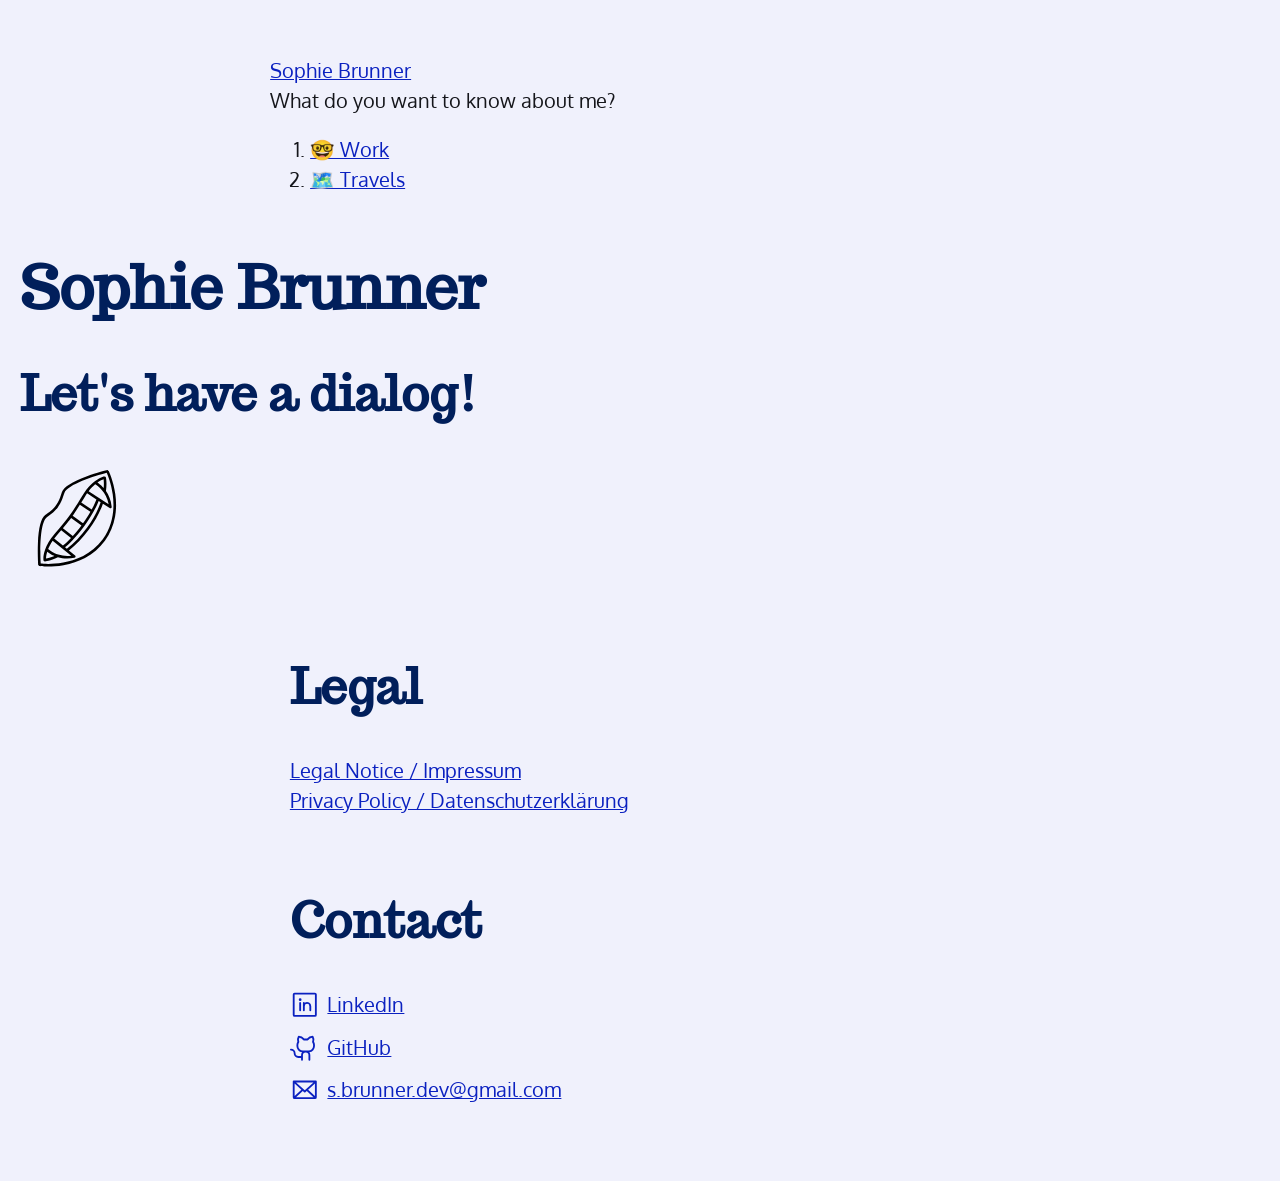
<file: index.html>
<!doctype html>
<html lang="en">
  <head>
    <meta charset="UTF-8" />
    <meta name="viewport" content="width=device-width, initial-scale=1.0" />
    <title>Sophie Brunner</title>
    <meta name="author" content="Sophie Brunner" />
    <meta
      name="description"
      content="Sophie Brunner is a web developer from Nuremberg, Germany. Contact her if you need a programmer specialized in frontend, accessibility and TYPO3."
    />
    <link rel="stylesheet" href="./assets/css/normalize.css" />
    <link rel="stylesheet" href="./assets/css/styles.css" />
  </head>

  <body>
    <header class="max-width max-width--default">
      <a href="/">Sophie Brunner</a>
      <nav>
        <span id="nav-heading">What do you want to know about me?</span>
        <ol role="list" aria-labelledby="nav-heading">
          <li><a href="/pages/work.html">🤓 Work</a></li>
          <li><a href="">🗺️ Travels</a></li>
        </ol>
      </nav>
    </header>
    <main>
      <section>
        <h1>Sophie Brunner</h1>
        <h2>Let's have a dialog!</h2>
        <button
          class="dialog-button dialog-button--open dialog-button--vampire"
          command="show-modal"
          commandfor="vampire-dialog"
          aria-label="Open vampire dialog"
        >
          <!-- Uploaded to: SVG Repo, www.svgrepo.com, Generator: SVG Repo Mixer Tools -->
          <!DOCTYPE svg PUBLIC "-//W3C//DTD SVG 1.1//EN" "http://www.w3.org/Graphics/SVG/1.1/DTD/svg11.dtd">
          <svg
            fill="#000000"
            xmlns="http://www.w3.org/2000/svg"
            xmlns:xlink="http://www.w3.org/1999/xlink"
            viewBox="0 0 450.638 450.638"
            aria-hidden="true"
          >
            <g>
              <path
                d="M133.546,176.083c-73.354-5.999-104.597,23.678-105.891,24.944c-1.88,1.839-2.015,4.818-0.309,6.818
		c0.543,0.637,13.385,15.466,42.172,30.824c5.759,16.273,16.277,35.286,35.415,52.662c0.938,0.851,2.141,1.298,3.362,1.298
		c0.637,0,1.278-0.121,1.889-0.371c1.783-0.728,2.989-2.414,3.102-4.337l1.787-30.519c31.737,9.668,70.58,14.959,110.245,14.959
		c39.665,0,78.51-5.291,110.246-14.959l1.786,30.519c0.112,1.923,1.318,3.609,3.102,4.337c0.611,0.25,1.252,0.371,1.889,0.371
		c1.221,0,2.425-0.447,3.362-1.298c19.138-17.376,29.657-36.389,35.415-52.662c28.786-15.358,41.63-30.188,42.172-30.823
		c1.707-2.001,1.572-4.98-0.308-6.819c-1.294-1.267-32.545-30.945-105.892-24.944c-35.121,2.874-63.382,4.986-91.676,4.988
		C197.122,181.073,168.797,178.966,133.546,176.083z M168.194,237.063l2.145-48.187c27.865,1.875,42.923,2.304,49.98,2.376v48.859
		C200.524,239.932,183.021,238.703,168.194,237.063z M230.318,191.253c7.057-0.072,22.115-0.501,49.982-2.377l2.142,48.193
		c-14.816,1.637-32.315,2.863-52.124,3.042V191.253z M160.359,188.181l-2.121,47.672c-20.864-2.767-35.174-6.148-41.504-7.813
		l1.88-42.703c4.509,0.083,9.208,0.309,14.115,0.712C142.955,186.886,152.129,187.589,160.359,188.181z M38.624,205.071
		c4.294-3.013,12.144-7.697,23.895-11.752c-1.261,13.008,2.701,30.259,3.013,31.62C51.945,216.816,43.146,209.341,38.624,205.071z
		 M103.947,276.341c-11.791-12.603-20.345-26.875-25.589-42.624c-0.012-0.038-0.024-0.075-0.037-0.113
		c-1.521-4.586-2.777-9.29-3.732-14.123c-2.643-13.363-2.28-24.127-1.852-29.222c9.874-2.532,21.78-4.431,35.864-4.865
		L103.947,276.341z M225.318,262.362c-39.692,0-78.427-5.415-109.642-15.261l0.518-8.849c14.288,3.649,52.769,11.882,109.124,11.882
		c56.355,0,94.837-8.232,109.125-11.882l0.519,8.849C303.746,256.947,265.012,262.362,225.318,262.362z M346.688,276.326
		l-4.653-90.93c14.085,0.434,25.991,2.333,35.863,4.864C378.845,201.604,379.403,241.221,346.688,276.326z M385.105,224.939
		c0.312-1.361,3.861-18.129,3.013-31.62c11.758,4.057,19.608,8.742,23.896,11.751C407.489,209.343,398.689,216.817,385.105,224.939z
		 M317.907,186.049c4.907-0.401,9.606-0.628,14.115-0.711l1.881,42.706c-6.325,1.667-20.622,5.052-41.504,7.817l-2.119-47.681
		C298.509,187.589,307.683,186.886,317.907,186.049z"
              />
              <path
                d="M448.853,194.887c-0.305-0.256-30.876-25.843-66.415-49.532c-48.688-32.453-83.327-46.027-102.938-40.353
		c-4.435,1.283-8.408,2.568-12.25,3.811c-13.094,4.234-23.44,7.58-41.931,7.759c-18.489-0.179-28.836-3.524-41.929-7.759
		c-3.843-1.242-7.816-2.527-12.252-3.811c-19.617-5.674-54.251,7.9-102.938,40.353c-35.539,23.689-66.11,49.276-66.415,49.532
		c-1.805,1.516-2.307,4.086-1.204,6.169c0.789,1.49,19.747,36.909,56.905,72.843c21.868,21.147,45.499,38.007,70.238,50.112
		c31.024,15.182,63.86,22.88,97.594,22.88c33.734,0,66.569-7.698,97.595-22.88c24.738-12.105,48.37-28.966,70.237-50.112
		c37.158-35.934,56.117-71.352,56.906-72.843C451.159,198.973,450.657,196.403,448.853,194.887z M386.199,266.709
		c-33.108,32.017-87.895,70.182-160.881,70.182c-72.866,0-127.585-38.048-160.657-69.966
		c-29.473-28.444-47.519-57.234-53.252-67.035c35.535-29.311,124.201-94.753,156.949-85.282c4.286,1.24,8.184,2.501,11.954,3.721
		c13.366,4.322,24.91,8.055,44.959,8.244c0.016,0,0.031,0,0.048,0c0.008,0,0.015-0.002,0.023-0.002c0.008,0,0.016,0.002,0.023,0.002
		c20.05-0.189,31.594-3.922,44.961-8.245c3.77-1.219,7.667-2.479,11.952-3.72c32.745-9.463,121.414,55.975,156.952,85.284
		C433.522,209.661,415.592,238.288,386.199,266.709z"
              />
            </g>
          </svg>
        </button>
        <dialog id="vampire-dialog">
          <header class="dialog-header">
            <h1>Vampires</h1>
            <button
              commandfor="vampire-dialog"
              command="close"
              aria-label="Close"
              class="dialog-button dialog-button--close"
            >
              <svg
                xmlns="http://www.w3.org/2000/svg"
                width="32"
                height="32"
                fill="#000000"
                viewBox="0 0 256 256"
              >
                <path
                  d="M205.66,194.34a8,8,0,0,1-11.32,11.32L128,139.31,61.66,205.66a8,8,0,0,1-11.32-11.32L116.69,128,50.34,61.66A8,8,0,0,1,61.66,50.34L128,116.69l66.34-66.35a8,8,0,0,1,11.32,11.32L139.31,128Z"
                ></path>
              </svg>
            </button>
          </header>
          <p>I love vampire movies and series 🧛🩸🌖.</p>
          <h2>My favorites are</h2>
          <ul role="list">
            <li>
              <b class="movie-title">Buffy the Vampire Slayer</b> – best
              selection of characters and demons. My favorites:
              <ul>
                <li>
                  <a href="https://buffy.fandom.com/wiki/Sweet"
                    >Sweet – so charming, so musical 🎶</a
                  >
                </li>
                <li>
                  <a href="https://buffy.fandom.com/wiki/Balthazar"
                    >Balthazar – emotional regulation of a teenager in puberty;
                    make sure to keep him moist 🥴</a
                  >
                </li>
              </ul>
            </li>
            <li>
              <b class="movie-title">What We Do in the Shadows</b> – with the
              best intro song (You're dead your're dead you're dead) and the
              most accurate characterization of an energy vampire
            </li>
            <li>
              <b class="movie-title">Hotel Transylvania (1-4)</b> – favorite
              scene: the mean octopus coming to live after listening to some
              dope music from old Van Helsing
            </li>
            <li>
              <b class="movie-title">Der kleine Vampir</b> (German) – Rüdiger
              von Schlotterstein ftw
            </li>
          </ul>
          <h2>No gos</h2>
          <ul role="list">
            <li>
              <b class="movie-title">Twilight</b> – why is the female main
              character constantly helpless?!
            </li>
          </ul>
        </dialog>
      </section>
    </main>
    <footer class="contact max-width max-width--default">
      <section>
        <h2 id="legal-heading">Legal</h2>
        <nav aria-labelledby="legal-heading">
          <ol role="list" class="contact__list">
            <li>
              <a href="/pages/legal-notice.html">Legal Notice / Impressum</a>
            </li>
            <li>
              <a href="/pages/privacy-policy.html"
                >Privacy Policy / Datenschutzerklärung</a
              >
            </li>
          </ol>
        </nav>
      </section>
      <section>
        <h2 id="contact-heading">Contact</h2>
        <nav aria-labelledby="contact-heading">
          <ul role="list" class="contact__list">
            <li class="contact__item">
              <svg
                xmlns="http://www.w3.org/2000/svg"
                width="32"
                height="32"
                fill="#000000"
                viewBox="0 0 256 256"
                aria-hidden="true"
                focusable="false"
              >
                <path
                  d="M216,24H40A16,16,0,0,0,24,40V216a16,16,0,0,0,16,16H216a16,16,0,0,0,16-16V40A16,16,0,0,0,216,24Zm0,192H40V40H216V216ZM96,112v64a8,8,0,0,1-16,0V112a8,8,0,0,1,16,0Zm88,28v36a8,8,0,0,1-16,0V140a20,20,0,0,0-40,0v36a8,8,0,0,1-16,0V112a8,8,0,0,1,15.79-1.78A36,36,0,0,1,184,140ZM100,84A12,12,0,1,1,88,72,12,12,0,0,1,100,84Z"
                ></path>
              </svg>
              <a href="https://www.linkedin.com/in/sophie-brunner-060161165/"
                >LinkedIn</a
              >
            </li>
            <li class="contact__item">
              <svg
                xmlns="http://www.w3.org/2000/svg"
                width="32"
                height="32"
                fill="#000000"
                viewBox="0 0 256 256"
              >
                <path
                  d="M208.31,75.68A59.78,59.78,0,0,0,202.93,28,8,8,0,0,0,196,24a59.75,59.75,0,0,0-48,24H124A59.75,59.75,0,0,0,76,24a8,8,0,0,0-6.93,4,59.78,59.78,0,0,0-5.38,47.68A58.14,58.14,0,0,0,56,104v8a56.06,56.06,0,0,0,48.44,55.47A39.8,39.8,0,0,0,96,192v8H72a24,24,0,0,1-24-24A40,40,0,0,0,8,136a8,8,0,0,0,0,16,24,24,0,0,1,24,24,40,40,0,0,0,40,40H96v16a8,8,0,0,0,16,0V192a24,24,0,0,1,48,0v40a8,8,0,0,0,16,0V192a39.8,39.8,0,0,0-8.44-24.53A56.06,56.06,0,0,0,216,112v-8A58.14,58.14,0,0,0,208.31,75.68ZM200,112a40,40,0,0,1-40,40H112a40,40,0,0,1-40-40v-8a41.74,41.74,0,0,1,6.9-22.48A8,8,0,0,0,80,73.83a43.81,43.81,0,0,1,.79-33.58,43.88,43.88,0,0,1,32.32,20.06A8,8,0,0,0,119.82,64h32.35a8,8,0,0,0,6.74-3.69,43.87,43.87,0,0,1,32.32-20.06A43.81,43.81,0,0,1,192,73.83a8.09,8.09,0,0,0,1,7.65A41.72,41.72,0,0,1,200,104Z"
                ></path></svg
              ><a href="https://github.com/sophiebrunner">GitHub</a>
            </li>
            <li class="contact__item">
              <svg
                xmlns="http://www.w3.org/2000/svg"
                width="32"
                height="32"
                fill="#000000"
                viewBox="0 0 256 256"
              >
                <path
                  d="M224,48H32a8,8,0,0,0-8,8V192a16,16,0,0,0,16,16H216a16,16,0,0,0,16-16V56A8,8,0,0,0,224,48Zm-96,85.15L52.57,64H203.43ZM98.71,128,40,181.81V74.19Zm11.84,10.85,12,11.05a8,8,0,0,0,10.82,0l12-11.05,58,53.15H52.57ZM157.29,128,216,74.18V181.82Z"
                ></path></svg
              ><a href="mailto:s.brunner.dev@gmail.com"
                >s.brunner.dev@gmail.com</a
              >
            </li>
          </ul>
        </nav>
      </section>
    </footer>
    <script src="assets/script.js"></script>
  </body>
</html>
</file>
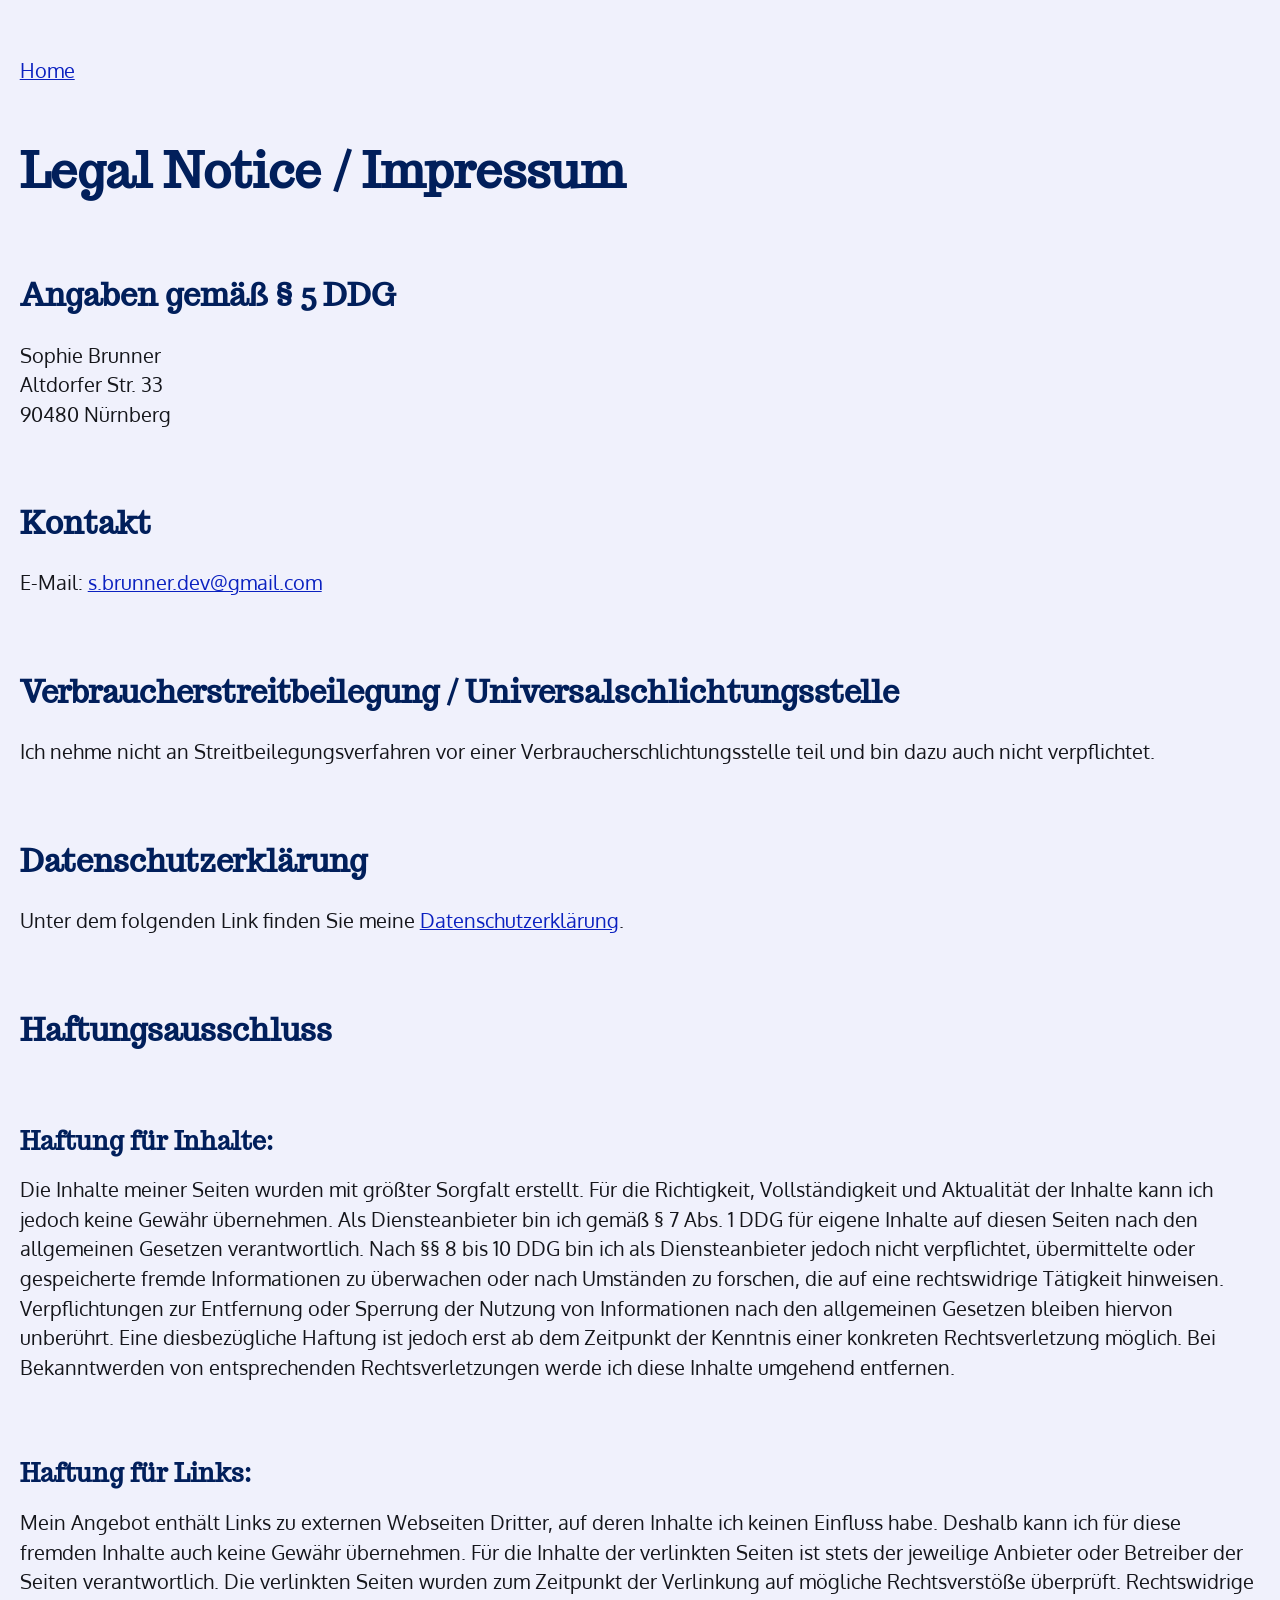
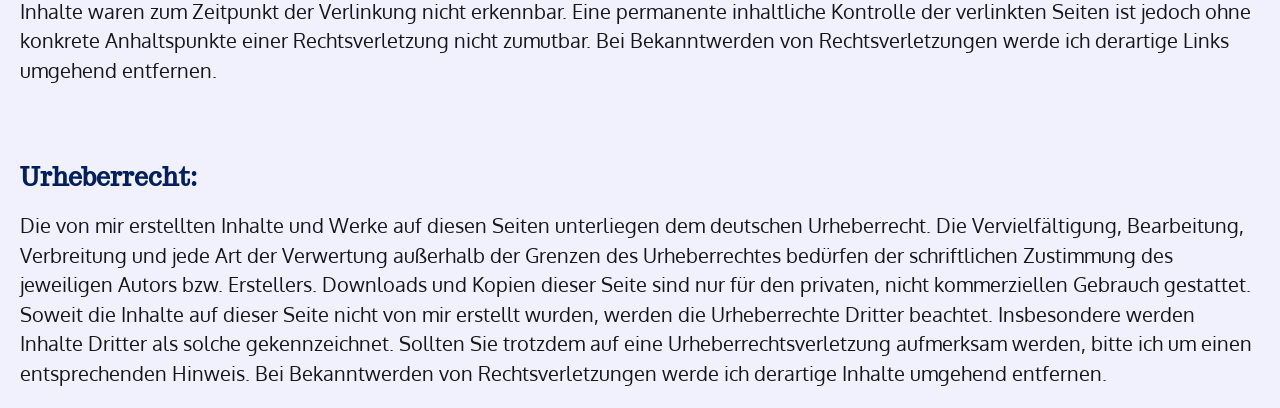
<file: pages/legal-notice.html>
<!doctype html>
<html lang="en">
  <head>
    <meta charset="UTF-8" />
    <meta name="viewport" content="width=device-width, initial-scale=1.0" />
    <title>Legal Notice / Impressum – sophiebrunner.com</title>
    <meta name="author" content="Sophie Brunner" />
    <meta
      name="description"
      content="Sophie Brunner is a web developer from Nuremberg, Germany. Contact her if you need a programmer specialized in frontend, accessibility and TYPO3."
    />
    <link rel="stylesheet" href="../assets/css/normalize.css" />
    <link rel="stylesheet" href="../assets/css/styles.css" />
  </head>
  <body>
    <header><a href="/">Home</a></header>
    <main id="legal-notice">
      <section>
        <h1>Legal Notice / Impressum</h1>
      </section>
      <section>
        <h2>Angaben gemäß § 5 DDG</h2>
        <address>
          Sophie Brunner <br />
          Altdorfer Str. 33 <br />
          90480 Nürnberg <br />
        </address>
      </section>
      <section>
        <h2>Kontakt</h2>
        <p>
          E-Mail:
          <a href="mailto:s.brunner.dev@gmail.com">s.brunner.dev@gmail.com</a>
        </p>
      </section>
      <section>
        <h2>Verbraucherstreitbeilegung / Universalschlichtungsstelle</h2>
        <p>
          Ich nehme nicht an Streitbeilegungsverfahren vor einer
          Verbraucherschlichtungsstelle teil und bin dazu auch nicht
          verpflichtet.
        </p>
      </section>
      <section>
        <h2>Datenschutzerklärung</h2>
        <p>
          Unter dem folgenden Link finden Sie meine
          <a href="/pages/privacy-policy.html">Datenschutzerklärung</a>.
        </p>
      </section>
      <section>
        <h2>Haftungsausschluss</h2>
      </section>
      <section>
        <h3>Haftung für Inhalte:</h3>
        <p>
          Die Inhalte meiner Seiten wurden mit größter Sorgfalt erstellt. Für
          die Richtigkeit, Vollständigkeit und Aktualität der Inhalte kann ich
          jedoch keine Gewähr übernehmen. Als Diensteanbieter bin ich gemäß § 7
          Abs. 1 DDG für eigene Inhalte auf diesen Seiten nach den allgemeinen
          Gesetzen verantwortlich. Nach §§ 8 bis 10 DDG bin ich als
          Diensteanbieter jedoch nicht verpflichtet, übermittelte oder
          gespeicherte fremde Informationen zu überwachen oder nach Umständen zu
          forschen, die auf eine rechtswidrige Tätigkeit hinweisen.
          Verpflichtungen zur Entfernung oder Sperrung der Nutzung von
          Informationen nach den allgemeinen Gesetzen bleiben hiervon unberührt.
          Eine diesbezügliche Haftung ist jedoch erst ab dem Zeitpunkt der
          Kenntnis einer konkreten Rechtsverletzung möglich. Bei Bekanntwerden
          von entsprechenden Rechtsverletzungen werde ich diese Inhalte umgehend
          entfernen.
        </p>
      </section>
      <section>
        <h3>Haftung für Links:</h3>
        <p>
          Mein Angebot enthält Links zu externen Webseiten Dritter, auf deren
          Inhalte ich keinen Einfluss habe. Deshalb kann ich für diese fremden
          Inhalte auch keine Gewähr übernehmen. Für die Inhalte der verlinkten
          Seiten ist stets der jeweilige Anbieter oder Betreiber der Seiten
          verantwortlich. Die verlinkten Seiten wurden zum Zeitpunkt der
          Verlinkung auf mögliche Rechtsverstöße überprüft. Rechtswidrige
          Inhalte waren zum Zeitpunkt der Verlinkung nicht erkennbar. Eine
          permanente inhaltliche Kontrolle der verlinkten Seiten ist jedoch ohne
          konkrete Anhaltspunkte einer Rechtsverletzung nicht zumutbar. Bei
          Bekanntwerden von Rechtsverletzungen werde ich derartige Links
          umgehend entfernen.
        </p>
      </section>
      <section>
        <h3>Urheberrecht:</h3>
        <p>
          Die von mir erstellten Inhalte und Werke auf diesen Seiten unterliegen
          dem deutschen Urheberrecht. Die Vervielfältigung, Bearbeitung,
          Verbreitung und jede Art der Verwertung außerhalb der Grenzen des
          Urheberrechtes bedürfen der schriftlichen Zustimmung des jeweiligen
          Autors bzw. Erstellers. Downloads und Kopien dieser Seite sind nur für
          den privaten, nicht kommerziellen Gebrauch gestattet. Soweit die
          Inhalte auf dieser Seite nicht von mir erstellt wurden, werden die
          Urheberrechte Dritter beachtet. Insbesondere werden Inhalte Dritter
          als solche gekennzeichnet. Sollten Sie trotzdem auf eine
          Urheberrechtsverletzung aufmerksam werden, bitte ich um einen
          entsprechenden Hinweis. Bei Bekanntwerden von Rechtsverletzungen werde
          ich derartige Inhalte umgehend entfernen.
        </p>
      </section>
    </main>
  </body>
</html>
</file>
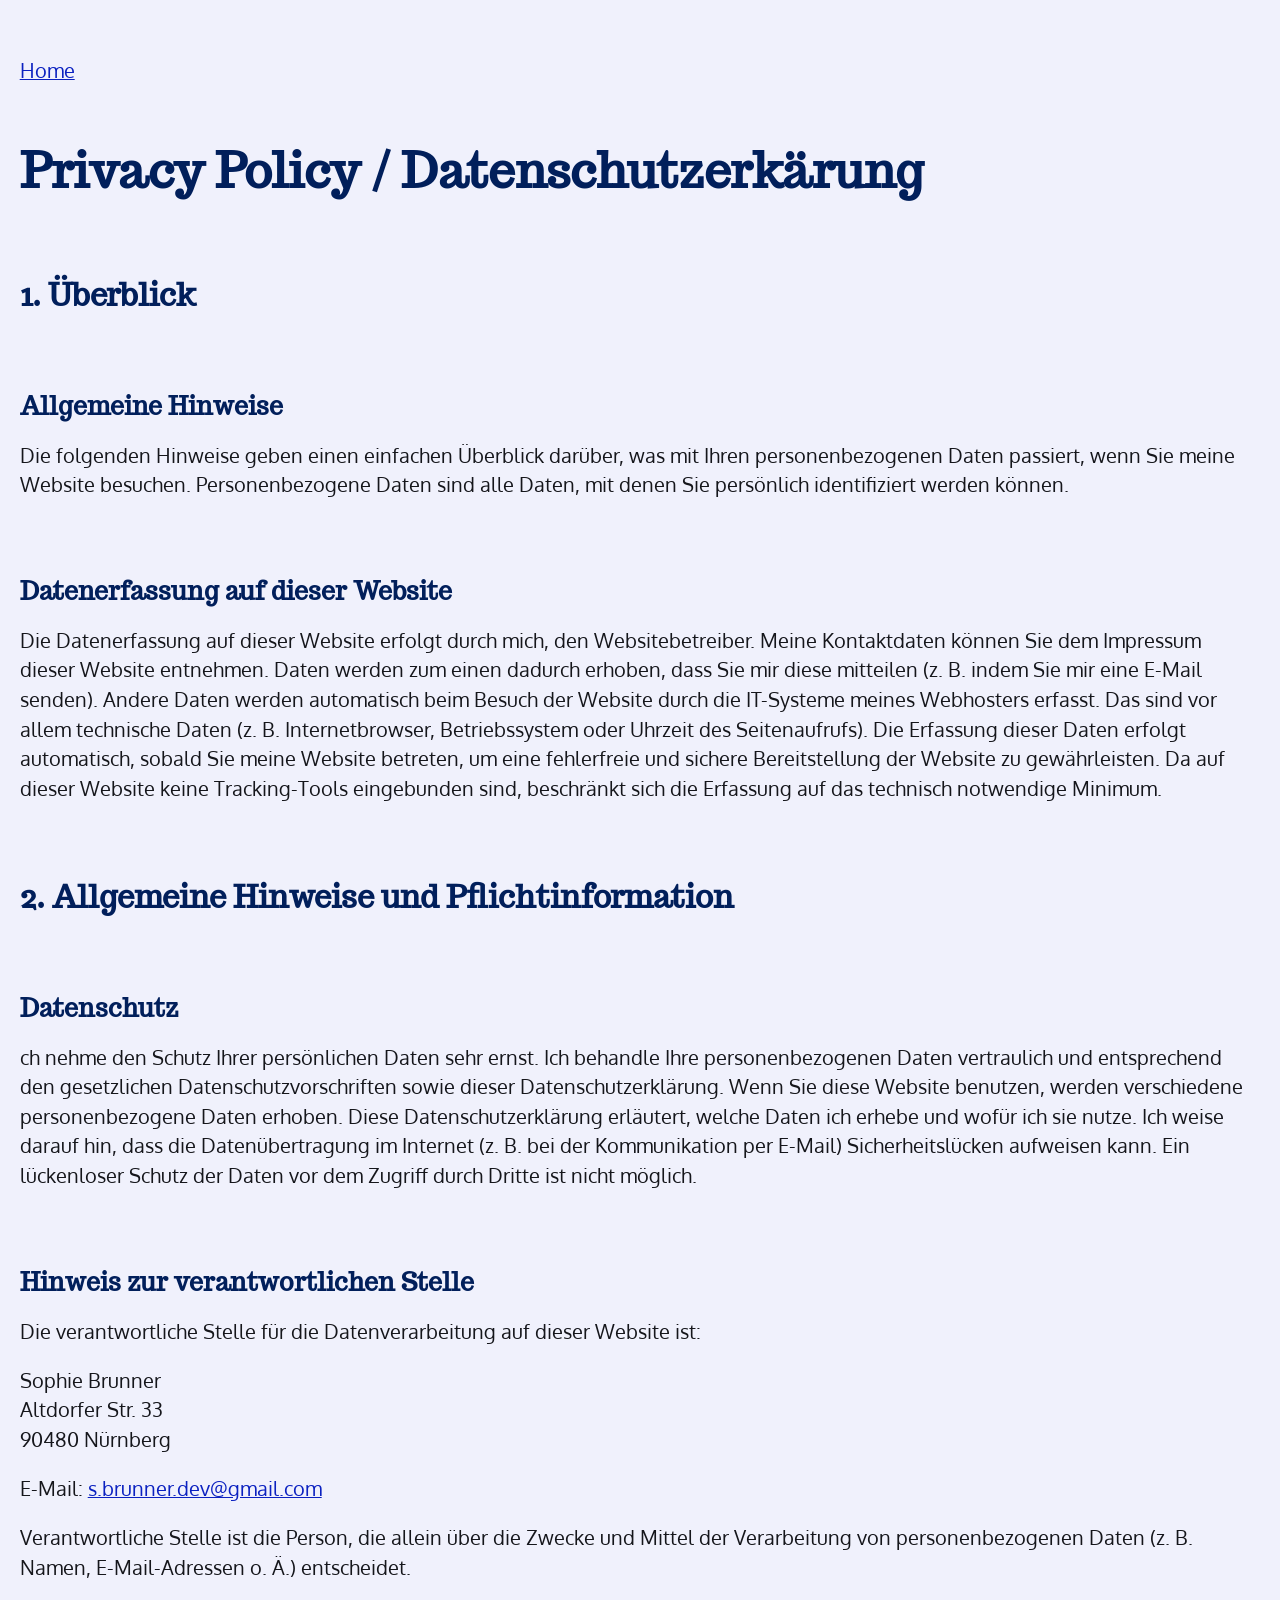
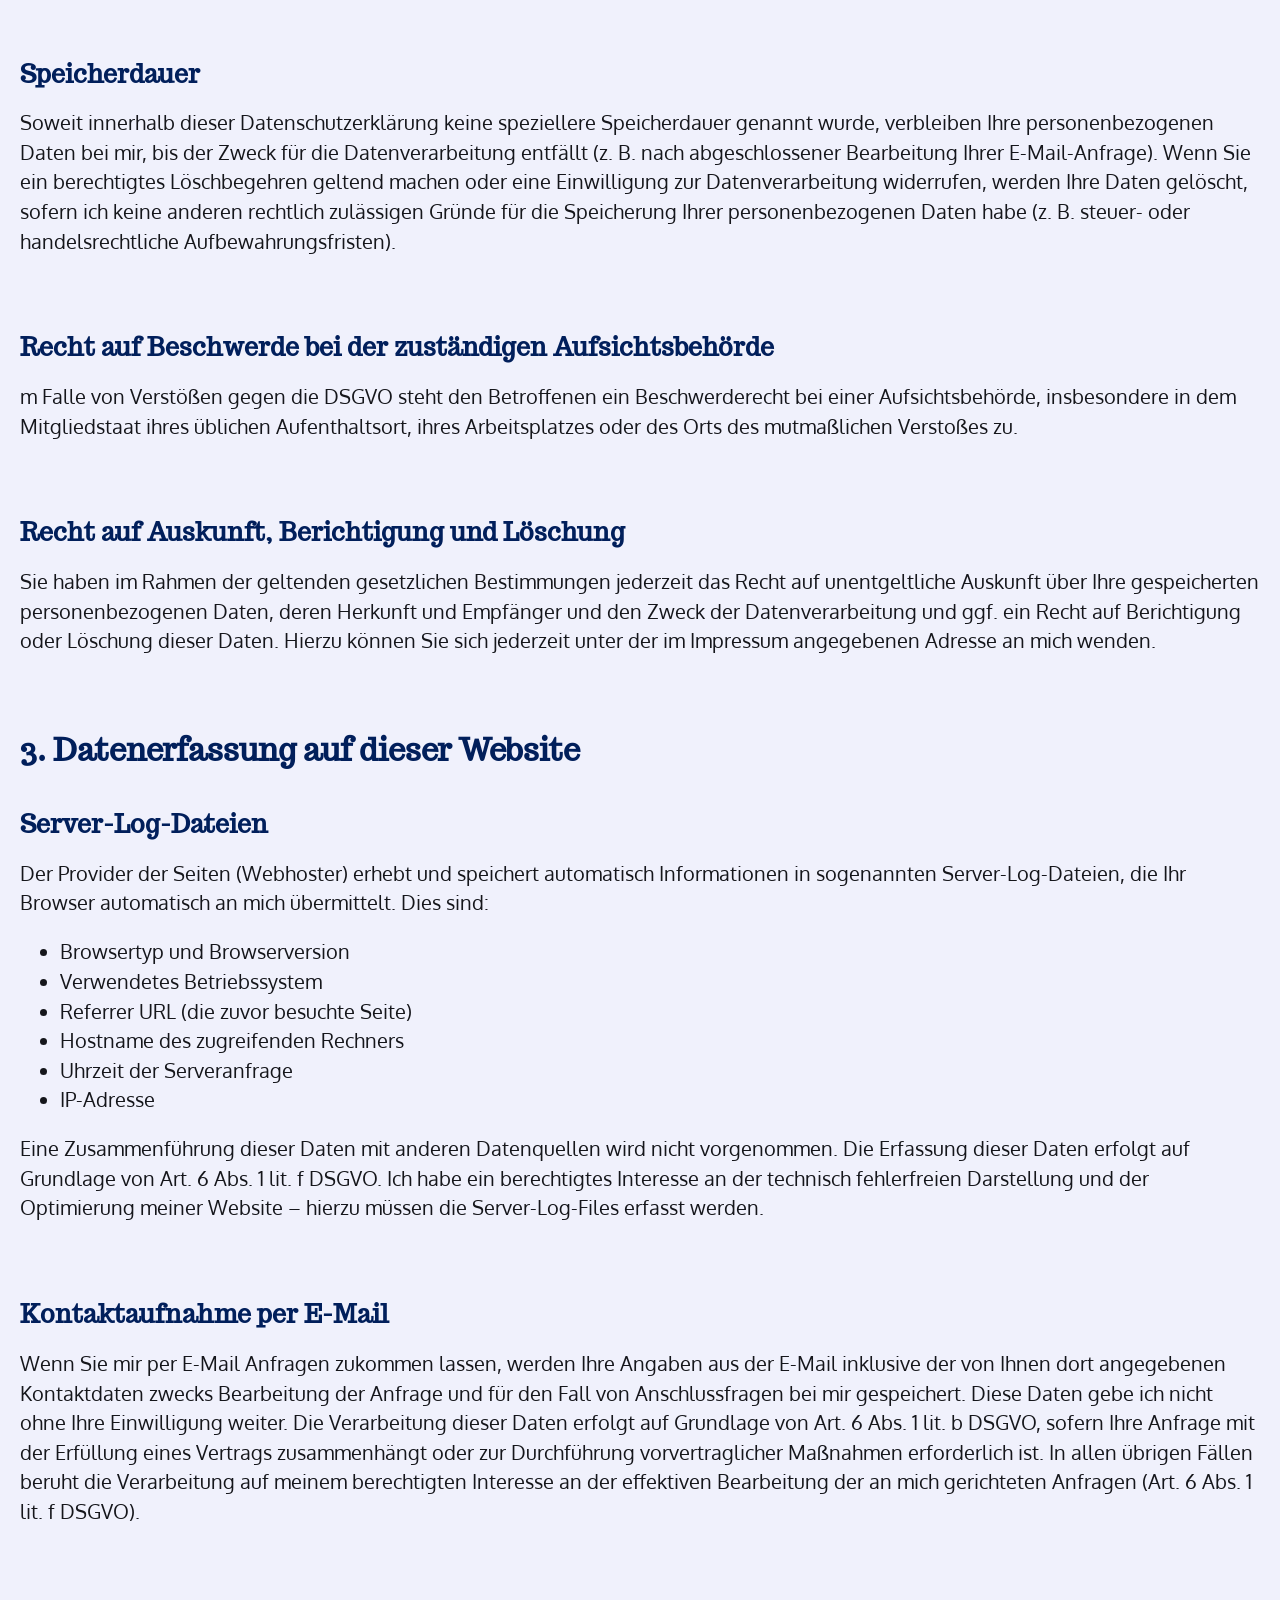
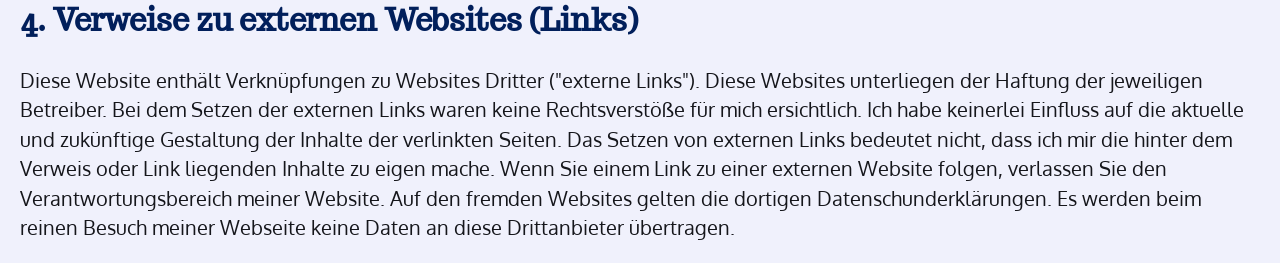
<file: pages/privacy-policy.html>
<!doctype html>
<html lang="en">
  <head>
    <meta charset="UTF-8" />
    <meta name="viewport" content="width=device-width, initial-scale=1.0" />
    <title>Privacy Policy / Datenschutzerklärung – sophiebrunner.com</title>
    <meta name="author" content="Sophie Brunner" />
    <meta
      name="description"
      content="Sophie Brunner is a web developer from Nuremberg, Germany. Contact her if you need a programmer specialized in frontend, accessibility and TYPO3."
    />
    <link rel="stylesheet" href="../assets/css/normalize.css" />
    <link rel="stylesheet" href="../assets/css/styles.css" />
  </head>
  <body>
    <header><a href="/">Home</a></header>
    <main id="privacy-policy">
      <section>
        <h1>Privacy Policy / Datenschutzerkärung</h1>
      </section>
      <section>
        <h2>1. Überblick</h2>
      </section>
      <section>
        <h3>Allgemeine Hinweise</h3>
        <p>
          Die folgenden Hinweise geben einen einfachen Überblick darüber, was
          mit Ihren personenbezogenen Daten passiert, wenn Sie meine Website
          besuchen. Personenbezogene Daten sind alle Daten, mit denen Sie
          persönlich identifiziert werden können.
        </p>
      </section>
      <section>
        <h3>Datenerfassung auf dieser Website</h3>
        <p>
          Die Datenerfassung auf dieser Website erfolgt durch mich, den
          Websitebetreiber. Meine Kontaktdaten können Sie dem Impressum dieser
          Website entnehmen. Daten werden zum einen dadurch erhoben, dass Sie
          mir diese mitteilen (z. B. indem Sie mir eine E-Mail senden). Andere
          Daten werden automatisch beim Besuch der Website durch die IT-Systeme
          meines Webhosters erfasst. Das sind vor allem technische Daten (z. B.
          Internetbrowser, Betriebssystem oder Uhrzeit des Seitenaufrufs). Die
          Erfassung dieser Daten erfolgt automatisch, sobald Sie meine Website
          betreten, um eine fehlerfreie und sichere Bereitstellung der Website
          zu gewährleisten. Da auf dieser Website keine Tracking-Tools
          eingebunden sind, beschränkt sich die Erfassung auf das technisch
          notwendige Minimum.
        </p>
      </section>
      <section>
        <h2>2. Allgemeine Hinweise und Pflichtinformation</h2>
      </section>
      <section>
        <h3>Datenschutz</h3>
        <p>
          ch nehme den Schutz Ihrer persönlichen Daten sehr ernst. Ich behandle
          Ihre personenbezogenen Daten vertraulich und entsprechend den
          gesetzlichen Datenschutzvorschriften sowie dieser
          Datenschutzerklärung. Wenn Sie diese Website benutzen, werden
          verschiedene personenbezogene Daten erhoben. Diese
          Datenschutzerklärung erläutert, welche Daten ich erhebe und wofür ich
          sie nutze. Ich weise darauf hin, dass die Datenübertragung im Internet
          (z. B. bei der Kommunikation per E-Mail) Sicherheitslücken aufweisen
          kann. Ein lückenloser Schutz der Daten vor dem Zugriff durch Dritte
          ist nicht möglich.
        </p>
      </section>
      <section>
        <h3>Hinweis zur verantwortlichen Stelle</h3>
        <p>
          Die verantwortliche Stelle für die Datenverarbeitung auf dieser
          Website ist:
        </p>
        <address>
          Sophie Brunner <br />
          Altdorfer Str. 33 <br />
          90480 Nürnberg
        </address>
        <p>
          E-Mail:
          <a href="mailto:s.brunner.dev@gmail.com">s.brunner.dev@gmail.com</a>
        </p>
        <p>
          Verantwortliche Stelle ist die Person, die allein über die Zwecke und
          Mittel der Verarbeitung von personenbezogenen Daten (z. B. Namen,
          E-Mail-Adressen o. Ä.) entscheidet.
        </p>
      </section>
      <section>
        <h3>Speicherdauer</h3>
        <p>
          Soweit innerhalb dieser Datenschutzerklärung keine speziellere
          Speicherdauer genannt wurde, verbleiben Ihre personenbezogenen Daten
          bei mir, bis der Zweck für die Datenverarbeitung entfällt (z. B. nach
          abgeschlossener Bearbeitung Ihrer E-Mail-Anfrage). Wenn Sie ein
          berechtigtes Löschbegehren geltend machen oder eine Einwilligung zur
          Datenverarbeitung widerrufen, werden Ihre Daten gelöscht, sofern ich
          keine anderen rechtlich zulässigen Gründe für die Speicherung Ihrer
          personenbezogenen Daten habe (z. B. steuer- oder handelsrechtliche
          Aufbewahrungsfristen).
        </p>
      </section>
      <section>
        <h3>Recht auf Beschwerde bei der zuständigen Aufsichtsbehörde</h3>
        <p>
          m Falle von Verstößen gegen die DSGVO steht den Betroffenen ein
          Beschwerderecht bei einer Aufsichtsbehörde, insbesondere in dem
          Mitgliedstaat ihres üblichen Aufenthaltsort, ihres Arbeitsplatzes oder
          des Orts des mutmaßlichen Verstoßes zu.
        </p>
      </section>
      <section>
        <h3>Recht auf Auskunft, Berichtigung und Löschung</h3>
        <p>
          Sie haben im Rahmen der geltenden gesetzlichen Bestimmungen jederzeit
          das Recht auf unentgeltliche Auskunft über Ihre gespeicherten
          personenbezogenen Daten, deren Herkunft und Empfänger und den Zweck
          der Datenverarbeitung und ggf. ein Recht auf Berichtigung oder
          Löschung dieser Daten. Hierzu können Sie sich jederzeit unter der im
          Impressum angegebenen Adresse an mich wenden.
        </p>
      </section>
      <section>
        <h2>3. Datenerfassung auf dieser Website</h2>
        <h3>Server-Log-Dateien</h3>
        <p>
          Der Provider der Seiten (Webhoster) erhebt und speichert automatisch
          Informationen in sogenannten Server-Log-Dateien, die Ihr Browser
          automatisch an mich übermittelt. Dies sind:
        </p>
        <ul>
          <li>Browsertyp und Browserversion</li>
          <li>Verwendetes Betriebssystem</li>
          <li>Referrer URL (die zuvor besuchte Seite)</li>
          <li>Hostname des zugreifenden Rechners</li>
          <li>Uhrzeit der Serveranfrage</li>
          <li>IP-Adresse</li>
        </ul>
        <p>
          Eine Zusammenführung dieser Daten mit anderen Datenquellen wird nicht
          vorgenommen. Die Erfassung dieser Daten erfolgt auf Grundlage von Art.
          6 Abs. 1 lit. f DSGVO. Ich habe ein berechtigtes Interesse an der
          technisch fehlerfreien Darstellung und der Optimierung meiner Website
          – hierzu müssen die Server-Log-Files erfasst werden.
        </p>
      </section>
      <section>
        <h3>Kontaktaufnahme per E-Mail</h3>
        <p>
          Wenn Sie mir per E-Mail Anfragen zukommen lassen, werden Ihre Angaben
          aus der E-Mail inklusive der von Ihnen dort angegebenen Kontaktdaten
          zwecks Bearbeitung der Anfrage und für den Fall von Anschlussfragen
          bei mir gespeichert. Diese Daten gebe ich nicht ohne Ihre Einwilligung
          weiter. Die Verarbeitung dieser Daten erfolgt auf Grundlage von Art. 6
          Abs. 1 lit. b DSGVO, sofern Ihre Anfrage mit der Erfüllung eines
          Vertrags zusammenhängt oder zur Durchführung vorvertraglicher
          Maßnahmen erforderlich ist. In allen übrigen Fällen beruht die
          Verarbeitung auf meinem berechtigten Interesse an der effektiven
          Bearbeitung der an mich gerichteten Anfragen (Art. 6 Abs. 1 lit. f
          DSGVO).
        </p>
      </section>
      <section>
        <h2>4. Verweise zu externen Websites (Links)</h2>
        <p>
          Diese Website enthält Verknüpfungen zu Websites Dritter ("externe
          Links"). Diese Websites unterliegen der Haftung der jeweiligen
          Betreiber. Bei dem Setzen der externen Links waren keine
          Rechtsverstöße für mich ersichtlich. Ich habe keinerlei Einfluss auf
          die aktuelle und zukünftige Gestaltung der Inhalte der verlinkten
          Seiten. Das Setzen von externen Links bedeutet nicht, dass ich mir die
          hinter dem Verweis oder Link liegenden Inhalte zu eigen mache. Wenn
          Sie einem Link zu einer externen Website folgen, verlassen Sie den
          Verantwortungsbereich meiner Website. Auf den fremden Websites gelten
          die dortigen Datenschunderklärungen. Es werden beim reinen Besuch
          meiner Webseite keine Daten an diese Drittanbieter übertragen.
        </p>
      </section>
    </main>
  </body>
</html>
</file>
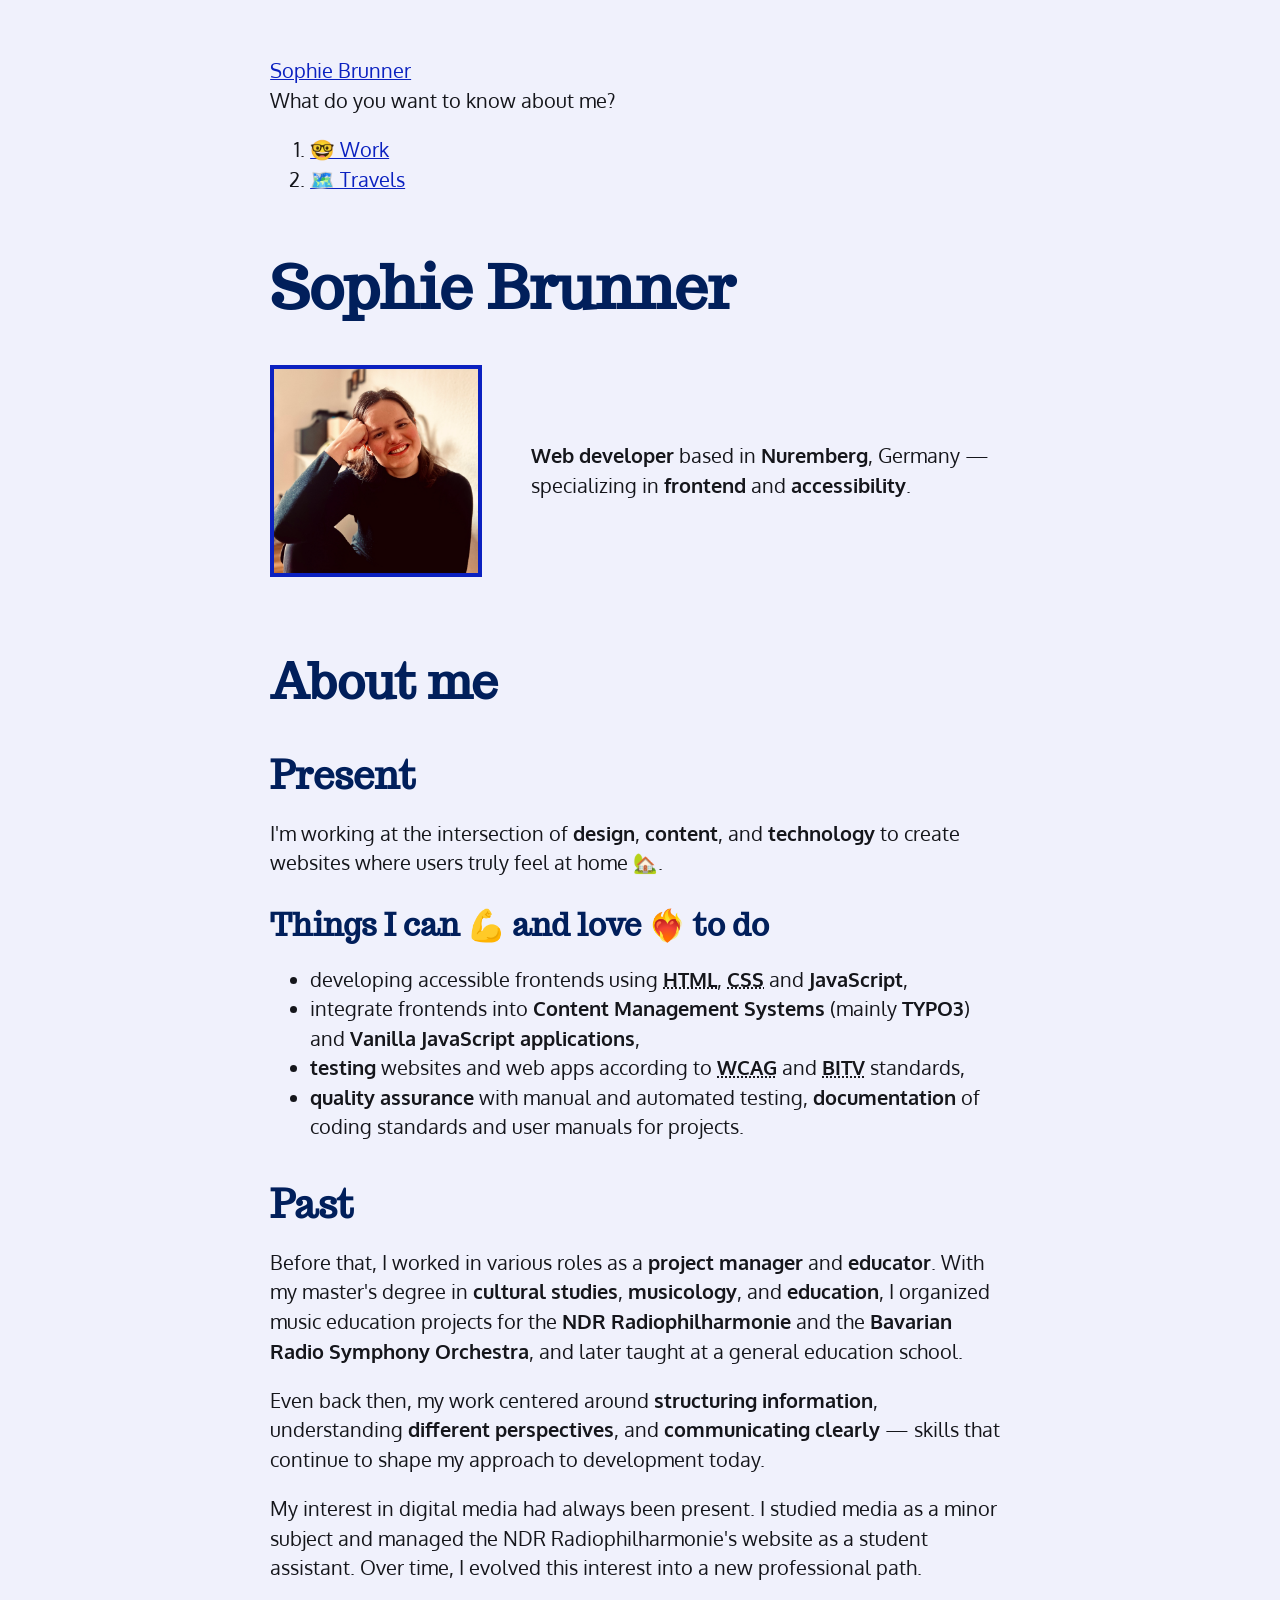
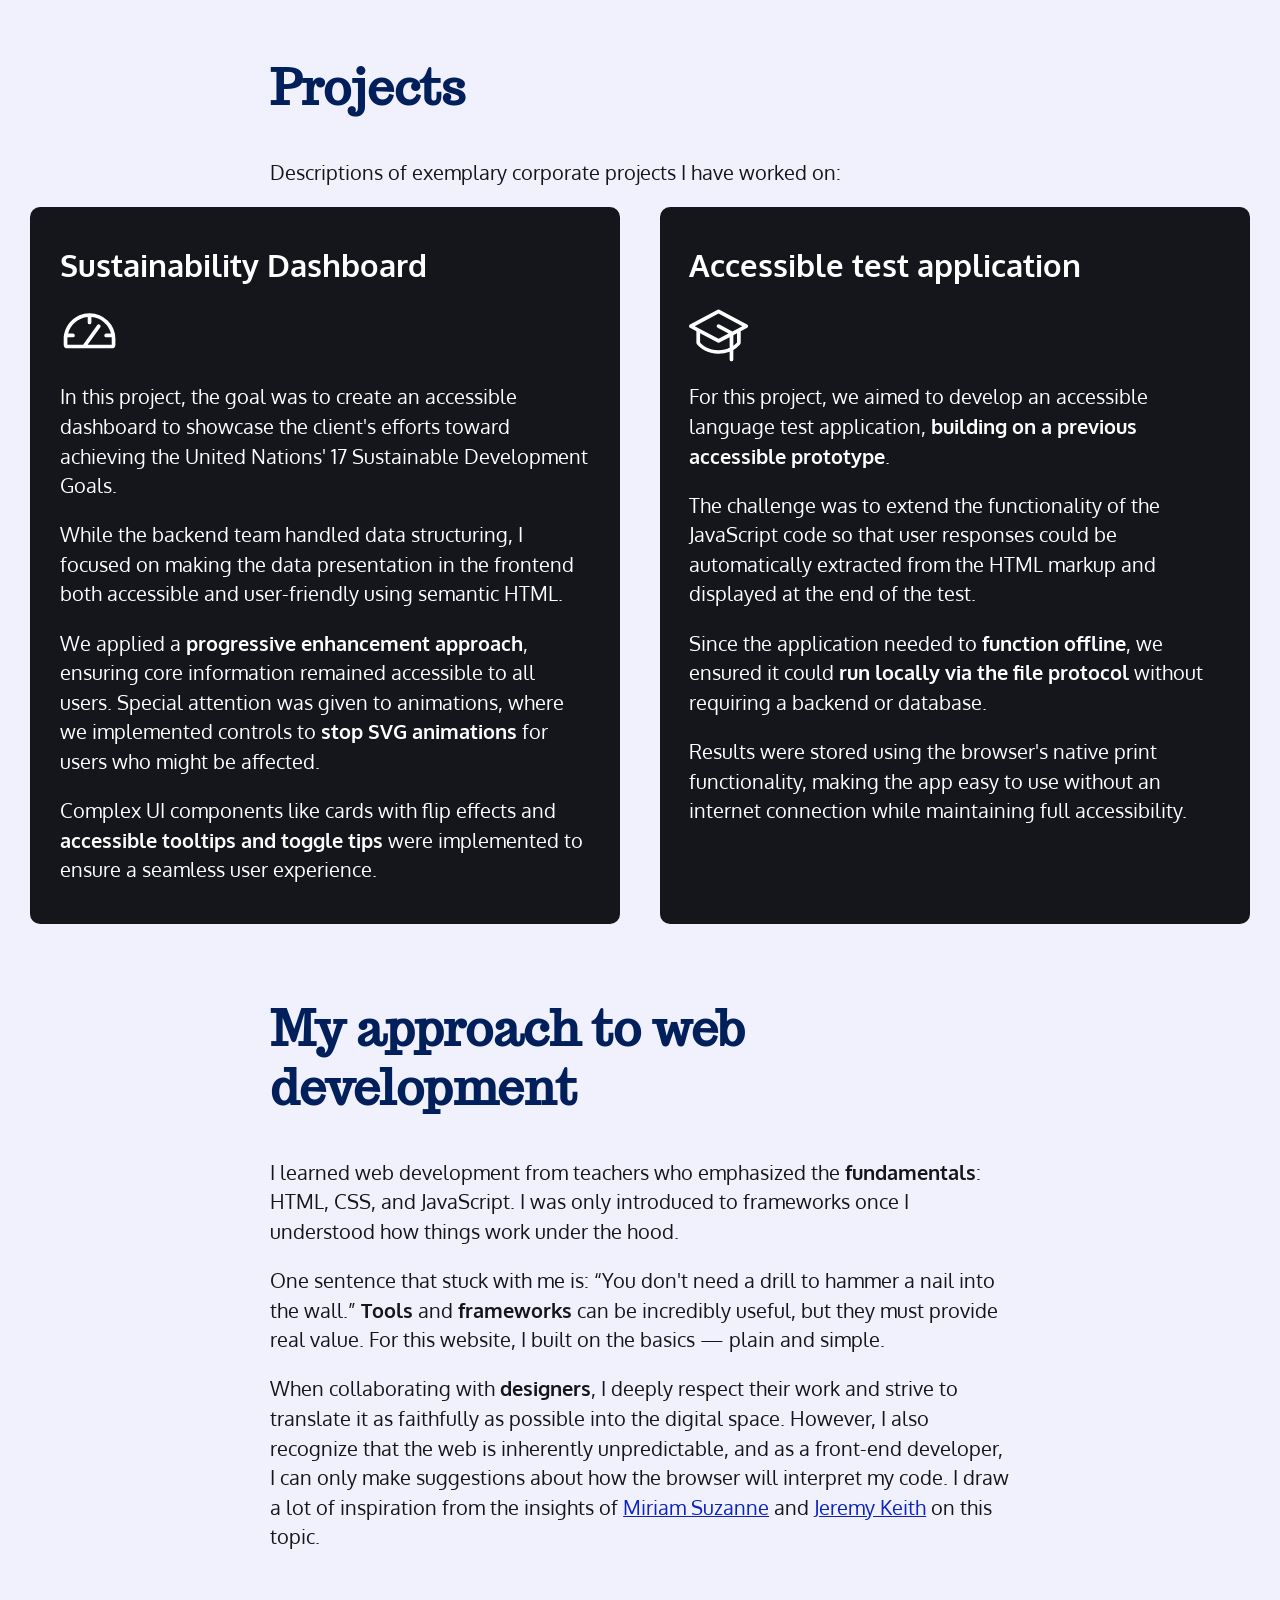
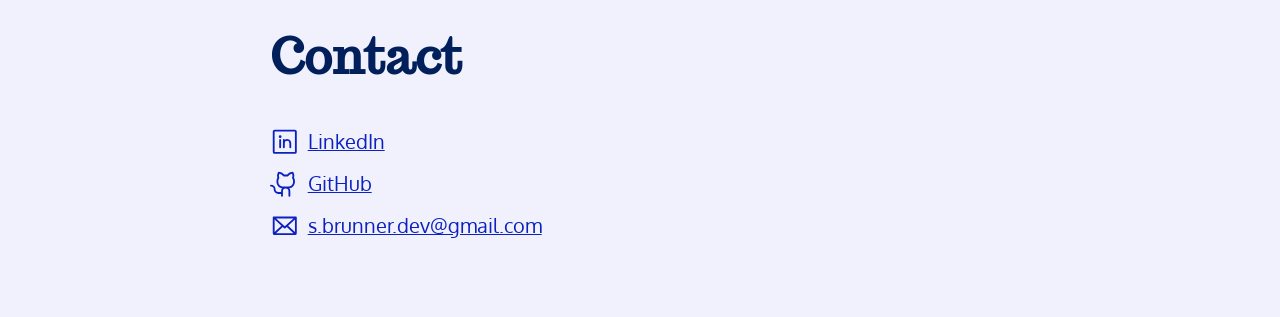
<file: pages/work.html>
<!doctype html>
<html lang="en">
  <head>
    <meta charset="UTF-8" />
    <meta name="viewport" content="width=device-width, initial-scale=1.0" />
    <title>Sophie Brunner</title>
    <meta name="author" content="Sophie Brunner" />
    <meta
      name="description"
      content="Sophie Brunner is a web developer from Nuremberg, Germany. Contact her if you need a programmer specialized in frontend, accessibility and TYPO3."
    />
    <link rel="stylesheet" href="./../assets/css/normalize.css" />
    <link rel="stylesheet" href="./../assets/css/styles.css" />
  </head>

  <body>
    <header class="max-width max-width--default">
      <a href="/">Sophie Brunner</a>
      <nav>
        <span id="nav-heading">What do you want to know about me?</span>
        <ol role="list" aria-labelledby="nav-heading">
          <li><a href="./work.html">🤓 Work</a></li>
          <li><a href="">🗺️ Travels</a></li>
        </ol>
      </nav>
    </header>
    <main>
      <section class="hero max-width max-width--default">
        <h1>Sophie Brunner</h1>
        <div class="hero__banner serious">
          <div class="hero__image">
            <img
              src="/assets/img/profile--serious.jpeg"
              alt="Sophie Brunner"
              width="600"
              loading="lazy"
            />
          </div>
          <p>
            <strong>Web developer</strong> based in <strong>Nuremberg</strong>,
            Germany — specializing in <strong>frontend</strong> and
            <strong>accessibility</strong>.
          </p>
        </div>
      </section>
      <section class="about max-width max-width--default">
        <h2>About me</h2>
        <div class="serious">
          <h3>Present</h3>
          <p>
            I'm working at the intersection of <strong>design</strong>,
            <strong>content</strong>, and <strong>technology</strong>
            to create websites where users truly feel at home 🏡.
          </p>
          <h4>Things I can 💪 and love ❤️‍🔥 to do</h4>
          <ul>
            <li>
              developing accessible frontends using
              <strong>
                <abbr title="HyperText Markup Language">HTML</abbr></strong
              >,
              <strong> <abbr title="Cascading Style Sheets">CSS</abbr></strong>
              and <strong>JavaScript</strong>,
            </li>
            <li>
              integrate frontends into
              <strong>Content Management Systems</strong> (mainly
              <strong>TYPO3</strong>) and
              <strong>Vanilla JavaScript applications</strong>,
            </li>
            <li>
              <strong>testing</strong> websites and web apps according to
              <strong
                ><abbr title="Web Content Accessibility Guidelines"
                  >WCAG</abbr
                ></strong
              >
              and
              <strong>
                <abbr
                  title="Barrierefreie-Informationstechnik-Verordnung
              "
                  lang="de"
                  >BITV</abbr
                >
              </strong>
              standards,
            </li>
            <li>
              <strong>quality assurance</strong> with manual and automated
              testing, <strong>documentation</strong> of coding standards and
              user manuals for projects.
            </li>
          </ul>
          <h3>Past</h3>
          <p>
            Before that, I worked in various roles as a
            <strong>project manager</strong> and <strong>educator</strong>. With
            my master's degree in <strong>cultural studies</strong>,
            <strong>musicology</strong>, and <strong>education</strong>, I
            organized music education projects for the
            <strong>NDR Radiophilharmonie</strong> and the
            <strong>Bavarian Radio Symphony Orchestra</strong>, and later taught
            at a general education school.
          </p>
          <p>
            Even back then, my work centered around
            <strong>structuring information</strong>, understanding
            <strong>different perspectives</strong>, and
            <strong>communicating clearly</strong> — skills that continue to
            shape my approach to development today.
          </p>
          <p>
            My interest in digital media had always been present. I studied
            media as a minor subject and managed the NDR Radiophilharmonie's
            website as a student assistant. Over time, I evolved this interest
            into a new professional path.
          </p>
        </div>
      </section>
      <section class="projects serious">
        <div class="max-width max-width--default">
          <h2 class="max-width max-width--default">Projects</h2>
          <p class="max-width max-width--default">
            Descriptions of exemplary corporate projects I have worked on:
          </p>
        </div>
        <div class="projects__wrapper max-width max-width--large">
          <div class="project">
            <h3 class="project__title">Sustainability Dashboard</h3>
            <svg
              xmlns="http://www.w3.org/2000/svg"
              width="32"
              height="32"
              fill="#000000"
              viewBox="0 0 256 256"
              aria-hidden="true"
              focusable="false"
            >
              <path
                d="M207.06,72.67A111.24,111.24,0,0,0,128,40h-.4C66.07,40.21,16,91,16,153.13V176a16,16,0,0,0,16,16H224a16,16,0,0,0,16-16V152A111.25,111.25,0,0,0,207.06,72.67ZM224,176H119.71l54.76-75.3a8,8,0,0,0-12.94-9.42L99.92,176H32V153.13c0-3.08.15-6.12.43-9.13H56a8,8,0,0,0,0-16H35.27c10.32-38.86,44-68.24,84.73-71.66V80a8,8,0,0,0,16,0V56.33A96.14,96.14,0,0,1,221,128H200a8,8,0,0,0,0,16h23.67c.21,2.65.33,5.31.33,8Z"
              ></path>
            </svg>
            <p>
              In this project, the goal was to create an accessible dashboard to
              showcase the client's efforts toward achieving the United Nations'
              17 Sustainable Development Goals.
            </p>
            <p>
              While the backend team handled data structuring, I focused on
              making the data presentation in the frontend both accessible and
              user-friendly using
              <strog>semantic HTML</strog>.
            </p>
            <p>
              We applied a
              <strong>progressive enhancement approach</strong>, ensuring core
              information remained accessible to all users. Special attention
              was given to animations, where we implemented controls to
              <strong>stop SVG animations</strong> for users who might be
              affected.
            </p>
            <p>
              Complex UI components like cards with flip effects and
              <strong>accessible tooltips and toggle tips</strong> were
              implemented to ensure a seamless user experience.
            </p>
          </div>
          <div class="project">
            <h3 class="project__title">Accessible test application</h3>
            <svg
              xmlns="http://www.w3.org/2000/svg"
              width="32"
              height="32"
              fill="#000000"
              viewBox="0 0 256 256"
              aria-hidden="true"
              focusable="false"
            >
              <path
                d="M251.76,88.94l-120-64a8,8,0,0,0-7.52,0l-120,64a8,8,0,0,0,0,14.12L32,117.87v48.42a15.91,15.91,0,0,0,4.06,10.65C49.16,191.53,78.51,216,128,216a130,130,0,0,0,48-8.76V240a8,8,0,0,0,16,0V199.51a115.63,115.63,0,0,0,27.94-22.57A15.91,15.91,0,0,0,224,166.29V117.87l27.76-14.81a8,8,0,0,0,0-14.12ZM128,200c-43.27,0-68.72-21.14-80-33.71V126.4l76.24,40.66a8,8,0,0,0,7.52,0L176,143.47v46.34C163.4,195.69,147.52,200,128,200Zm80-33.75a97.83,97.83,0,0,1-16,14.25V134.93l16-8.53ZM188,118.94l-.22-.13-56-29.87a8,8,0,0,0-7.52,14.12L171,128l-43,22.93L25,96,128,41.07,231,96Z"
              ></path>
            </svg>
            <p>
              For this project, we aimed to develop an accessible language test
              application,
              <strong>building on a previous accessible prototype</strong>.
            </p>
            <p>
              The challenge was to extend the functionality of the JavaScript
              code so that user responses could be automatically extracted from
              the HTML markup and displayed at the end of the test.
            </p>
            <p>
              Since the application needed to <strong>function offline</strong>,
              we ensured it could
              <strong>run locally via the file protocol</strong> without
              requiring a backend or database.
            </p>
            <p>
              Results were stored using the browser's native print
              functionality, making the app easy to use without an internet
              connection while maintaining full accessibility.
            </p>
          </div>
        </div>
      </section>
      <section class="website serious max-width max-width--default">
        <h2>My approach to web development</h2>
        <p>
          I learned web development from teachers who emphasized the
          <strong>fundamentals</strong>: HTML, CSS, and JavaScript. I was only
          introduced to frameworks once I understood how things work under the
          hood.
        </p>
        <p>
          One sentence that stuck with me is:
          <q>You don't need a drill to hammer a nail into the wall.</q>
          <strong>Tools</strong> and <strong>frameworks</strong> can be
          incredibly useful, but they must provide real value. For this website,
          I built on the basics — plain and simple.
        </p>
        <p>
          When collaborating with <strong>designers</strong>, I deeply respect
          their work and strive to translate it as faithfully as possible into
          the digital space. However, I also recognize that the web is
          inherently unpredictable, and as a front-end developer, I can only
          make suggestions about how the browser will interpret my code. I draw
          a lot of inspiration from the insights of
          <a
            href="https://beyondtellerrand.com/events/berlin-2024/speakers/miriam-suzanne"
            >Miriam Suzanne</a
          >
          and <a href="https://resilientwebdesign.com/">Jeremy Keith</a> on this
          topic.
        </p>
      </section>
      <footer class="contact max-width max-width--default">
        <h2>Contact</h2>
        <ul role="list" class="contact__list">
          <li class="contact__item">
            <svg
              xmlns="http://www.w3.org/2000/svg"
              width="32"
              height="32"
              fill="#000000"
              viewBox="0 0 256 256"
              aria-hidden="true"
              focusable="false"
            >
              <path
                d="M216,24H40A16,16,0,0,0,24,40V216a16,16,0,0,0,16,16H216a16,16,0,0,0,16-16V40A16,16,0,0,0,216,24Zm0,192H40V40H216V216ZM96,112v64a8,8,0,0,1-16,0V112a8,8,0,0,1,16,0Zm88,28v36a8,8,0,0,1-16,0V140a20,20,0,0,0-40,0v36a8,8,0,0,1-16,0V112a8,8,0,0,1,15.79-1.78A36,36,0,0,1,184,140ZM100,84A12,12,0,1,1,88,72,12,12,0,0,1,100,84Z"
              ></path>
            </svg>
            <a href="https://www.linkedin.com/in/sophie-brunner-060161165/"
              >LinkedIn</a
            >
          </li>
          <li class="contact__item">
            <svg
              xmlns="http://www.w3.org/2000/svg"
              width="32"
              height="32"
              fill="#000000"
              viewBox="0 0 256 256"
            >
              <path
                d="M208.31,75.68A59.78,59.78,0,0,0,202.93,28,8,8,0,0,0,196,24a59.75,59.75,0,0,0-48,24H124A59.75,59.75,0,0,0,76,24a8,8,0,0,0-6.93,4,59.78,59.78,0,0,0-5.38,47.68A58.14,58.14,0,0,0,56,104v8a56.06,56.06,0,0,0,48.44,55.47A39.8,39.8,0,0,0,96,192v8H72a24,24,0,0,1-24-24A40,40,0,0,0,8,136a8,8,0,0,0,0,16,24,24,0,0,1,24,24,40,40,0,0,0,40,40H96v16a8,8,0,0,0,16,0V192a24,24,0,0,1,48,0v40a8,8,0,0,0,16,0V192a39.8,39.8,0,0,0-8.44-24.53A56.06,56.06,0,0,0,216,112v-8A58.14,58.14,0,0,0,208.31,75.68ZM200,112a40,40,0,0,1-40,40H112a40,40,0,0,1-40-40v-8a41.74,41.74,0,0,1,6.9-22.48A8,8,0,0,0,80,73.83a43.81,43.81,0,0,1,.79-33.58,43.88,43.88,0,0,1,32.32,20.06A8,8,0,0,0,119.82,64h32.35a8,8,0,0,0,6.74-3.69,43.87,43.87,0,0,1,32.32-20.06A43.81,43.81,0,0,1,192,73.83a8.09,8.09,0,0,0,1,7.65A41.72,41.72,0,0,1,200,104Z"
              ></path></svg
            ><a href="https://github.com/sophiebrunner">GitHub</a>
          </li>
          <li class="contact__item">
            <svg
              xmlns="http://www.w3.org/2000/svg"
              width="32"
              height="32"
              fill="#000000"
              viewBox="0 0 256 256"
            >
              <path
                d="M224,48H32a8,8,0,0,0-8,8V192a16,16,0,0,0,16,16H216a16,16,0,0,0,16-16V56A8,8,0,0,0,224,48Zm-96,85.15L52.57,64H203.43ZM98.71,128,40,181.81V74.19Zm11.84,10.85,12,11.05a8,8,0,0,0,10.82,0l12-11.05,58,53.15H52.57ZM157.29,128,216,74.18V181.82Z"
              ></path></svg
            ><a href="mailto:s.brunner.dev@gmail.com"
              >s.brunner.dev@gmail.com</a
            >
          </li>
        </ul>
      </footer>
    </main>
  </body>
</html>
</file>
<file: assets/css/styles.css>
/* ==========================================================================
   Variables
   ========================================================================== */

/* Fluid Typography
   ========================================================================== */

/* @link https://utopia.fyi/type/calculator?c=360,18,1.25,1440,20,1.25,5,0,&s=0.75|0.5|0.25,1.5|2|3|4|6,s-l&g=s,l,xl,12 */

:root {
  --step-0: clamp(1.125rem, 1.0833rem + 0.1852vw, 1.25rem);
  --step-1: clamp(1.4063rem, 1.3542rem + 0.2315vw, 1.5625rem);
  --step-2: clamp(1.7578rem, 1.6927rem + 0.2894vw, 1.9531rem);
  --step-3: clamp(2.1973rem, 2.1159rem + 0.3617vw, 2.4414rem);
  --step-4: clamp(2.7466rem, 2.6449rem + 0.4521vw, 3.0518rem);
  --step-5: clamp(3.4332rem, 3.3061rem + 0.5651vw, 3.8147rem);
}

/* Fluid Spacing
   ========================================================================== */

/* @link https://utopia.fyi/space/calculator?c=360,18,1.25,1440,20,1.25,5,0,&s=0.75|0.5|0.25,1.5|2|3|4|6,&g=s,l,xl,12 */

:root {
  --space-3xs: clamp(0.3125rem, 0.3125rem + 0vw, 0.3125rem);
  --space-2xs: clamp(0.5625rem, 0.5417rem + 0.0926vw, 0.625rem);
  --space-xs: clamp(0.875rem, 0.8542rem + 0.0926vw, 0.9375rem);
  --space-s: clamp(1.125rem, 1.0833rem + 0.1852vw, 1.25rem);
  --space-m: clamp(1.6875rem, 1.625rem + 0.2778vw, 1.875rem);
  --space-l: clamp(2.25rem, 2.1667rem + 0.3704vw, 2.5rem);
  --space-xl: clamp(3.375rem, 3.25rem + 0.5556vw, 3.75rem);
  --space-2xl: clamp(4.5rem, 4.3333rem + 0.7407vw, 5rem);
  --space-3xl: clamp(6.75rem, 6.5rem + 1.1111vw, 7.5rem);

  /* One-up pairs */
  --space-3xs-2xs: clamp(0.3125rem, 0.2083rem + 0.463vw, 0.625rem);
  --space-2xs-xs: clamp(0.5625rem, 0.4375rem + 0.5556vw, 0.9375rem);
  --space-xs-s: clamp(0.875rem, 0.75rem + 0.5556vw, 1.25rem);
  --space-s-m: clamp(1.125rem, 0.875rem + 1.1111vw, 1.875rem);
  --space-m-l: clamp(1.6875rem, 1.4167rem + 1.2037vw, 2.5rem);
  --space-l-xl: clamp(2.25rem, 1.75rem + 2.2222vw, 3.75rem);
  --space-xl-2xl: clamp(3.375rem, 2.8333rem + 2.4074vw, 5rem);
  --space-2xl-3xl: clamp(4.5rem, 3.5rem + 4.4444vw, 7.5rem);
}

/* Colors
   ========================================================================== */

:root {
  --clr-night: #15161b;
  --clr-raisin-black: #2c2e3b;
  --clr-penn-blue: #011f5b;
  --clr-medium-blue: #0b21c0;
  --clr-french-gray: #b4b5be;
  --clr-ghost-white: #f0f1fc;
}

/* ==========================================================================
   Fonts
   ========================================================================== */

/* trocchi-regular - latin */
@font-face {
  font-display: swap; /* Check https://developer.mozilla.org/en-US/docs/Web/CSS/@font-face/font-display for other options. */
  font-family: "Trocchi";
  font-style: normal;
  font-weight: 400;
  src:
    url("/assets/fonts/trocchi-v17-latin-regular.woff2") format("woff2"),
    /* Chrome 36+, Opera 23+, Firefox 39+, Safari 12+, iOS 10+ */
      url("asssets/fonts/trocchi-v17-latin-regular.woff") format("woff"); /* Chrome 5+, Firefox 3.6+, IE 9+, Safari 5.1+, iOS 5+ */
}

/* oxygen-300 - latin */
@font-face {
  font-display: swap; /* Check https://developer.mozilla.org/en-US/docs/Web/CSS/@font-face/font-display for other options. */
  font-family: "Oxygen";
  font-style: normal;
  font-weight: 300;
  src:
    url("/assets/fonts/oxygen-v15-latin-300.woff2") format("woff2"),
    /* Chrome 36+, Opera 23+, Firefox 39+, Safari 12+, iOS 10+ */
      url("/assets/fonts/oxygen-v15-latin-300.woff") format("woff"); /* Chrome 5+, Firefox 3.6+, IE 9+, Safari 5.1+, iOS 5+ */
}
/* oxygen-regular - latin */
@font-face {
  font-display: swap; /* Check https://developer.mozilla.org/en-US/docs/Web/CSS/@font-face/font-display for other options. */
  font-family: "Oxygen";
  font-style: normal;
  font-weight: 400;
  src:
    url("/assets/fonts/oxygen-v15-latin-regular.woff2") format("woff2"),
    /* Chrome 36+, Opera 23+, Firefox 39+, Safari 12+, iOS 10+ */
      url("assets/fonts/oxygen-v15-latin-regular.woff") format("woff"); /* Chrome 5+, Firefox 3.6+, IE 9+, Safari 5.1+, iOS 5+ */
}
/* oxygen-700 - latin */
@font-face {
  font-display: swap; /* Check https://developer.mozilla.org/en-US/docs/Web/CSS/@font-face/font-display for other options. */
  font-family: "Oxygen";
  font-style: normal;
  font-weight: 700;
  src:
    url("/assets/fonts/oxygen-v15-latin-700.woff2") format("woff2"),
    /* Chrome 36+, Opera 23+, Firefox 39+, Safari 12+, iOS 10+ */
      url("/assets/oxygen-v15-latin-700.woff") format("woff");
  /* Chrome 5+, Firefox 3.6+, IE 9+, Safari 5.1+, iOS 5+ */
}

/* ==========================================================================
   Basic Styling
   ========================================================================== */

:root {
  font-size: 1rem;
}

[data-current-theme="serious"] {
  .fun {
    display: none;
  }
}

[data-current-theme="fun"] {
  .serious {
    display: none;
  }
}

body {
  background-color: var(--clr-ghost-white);
  color: var(--clr-night);

  font-family: "Oxygen", sans-serif;
  font-size: var(--step-0);
  font-weight: 400;
  line-height: 1.5;
}

header,
section,
footer {
  padding-inline: var(--space-s);
}

header {
  margin-block: var(--space-l-xl);
}

footer {
  margin-block: var(--space-xl-2xl);
}

section + section {
  margin-top: var(--space-xl-2xl);
}

/* ==========================================================================
   Typography
   ========================================================================== */

h1,
h2,
h3,
h4,
h5,
h6 {
  margin-top: 0;

  color: var(--clr-penn-blue);
  font-family: "Trocchi", serif;
  font-weight: 700;
  line-height: 1.222;
}

h1 {
  font-size: var(--step-5);
}

h2 {
  font-size: var(--step-4);
}

h3 {
  margin-block: var(--space-l) var(--space-s);
  font-size: var(--step-3);
}

h4 {
  margin-block: var(--space-m) var(--space-xs);
  font-size: var(--step-2);
}

h5 {
  font-size: var(--step-1);
}

h6 {
  font-size: var(--step-0);
}

a {
  color: var(--clr-medium-blue);

  &:hover {
    text-decoration: underline currentColor 4px;
    text-underline-offset: 4px;
  }

  &:focus {
    outline: 4px solid currentColor;
    outline-offset: 4px;
  }
}

p + p {
  margin-top: 1rem;
}

svg {
  vertical-align: middle;
}

.list {
  list-style: none;
}

.max-width {
  margin-inline: auto;
}

.max-width--default {
  max-width: calc(60ch + var(--space-s));
}

.max-width--large {
  max-width: calc(100ch + var(--space-s));
}

.text-gradient {
  background-image: linear-gradient(in oklch 90deg, red, blue);
  background-clip: text;
  -webkit-background-clip: text;
  -webkit-text-fill-color: transparent;
  font-weight: bold;
}

.btn {
  padding: 0.25em 0.75em;
  border: 2px solid var(--clr-french-gray);
  border-radius: 9999.99px;

  background-color: var(--clr-french-gray);

  &[aria-pressed="true"] {
    border-color: var(--clr-medium-blue);
    background-color: var(--clr-medium-blue);
    color: var(--clr-ghost-white);
  }

  &:hover {
    border-color: var(--clr-medium-blue);
    background-color: transparent;
    color: var(--clr-night);
  }

  &:focus {
    outline: 4px solid var(--clr-medium-blue);
    outline-offset: 4px;
  }
}

/* ==========================================================================
   Elements
   ========================================================================== */

.theme-switcher__label {
  font-family: "Trocchi";
  font-size: var(--step-6);
  font-weight: 700;
}

.theme-switcher {
  padding: 0;
  border: none;
  margin: 0;
}

.theme-switcher__buttons {
  display: flex;
  gap: 0.5rem;
  flex-wrap: wrap;
  margin-top: 1rem;
}

.hero {
  container-name: hero;
  container-type: inline-size;
}

.hero__image img {
  display: block;
  width: 100%;
  max-width: calc(22.5rem - 2 * 4px);
  border: 4px solid var(--clr-medium-blue);
}

@container hero (width > 20rem) {
  .hero__banner {
    display: flex;
    align-items: center;
    gap: var(--space-l-xl);
  }
}

.projects__wrapper {
  display: flex;
  flex-direction: column;
  gap: var(--space-l);
}

@media (min-width: 46.875rem) {
  .projects__wrapper {
    flex-direction: row;
  }
}

.project {
  flex: 1 1 0;

  padding: var(--space-l) var(--space-m);
  border-radius: 10px;

  background-color: var(--clr-night);
  color: #ffffff;

  & p:last-of-type {
    margin-bottom: 0;
  }

  & svg {
    display: block;
    width: 3em;
    height: 3em;
    margin-top: var(--space-s);
    color: #ffffff;
    fill: currentColor;
  }
}

.project__title {
  margin: 0;
  color: inherit;
  font-size: var(--step-2);
  font-family: "Oxygen";
}

.contact__list {
  padding-left: 0;
  margin-top: 1rem;
  list-style: none;
}

.contact__item {
  display: flex;
  align-items: center;
  gap: 0.5rem;

  & svg {
    flex-shrink: 0;
    width: 1.5em;
    height: auto;
    color: var(--clr-medium-blue);
    fill: currentColor;
  }

  & a {
    word-break: break-all;
  }
}

.contact__item + .contact__item {
  margin-top: 0.8rem;
}

/* 
 * Utility class to hide content visually while keeping it screen reader-accessible.
 * Source: https://www.scottohara.me/blog/2017/04/14/inclusively-hidden.html 
 */

.visually-hidden:not(:focus):not(:active) {
  clip: rect(0 0 0 0);
  clip-path: inset(100%);
  height: 1px;
  overflow: hidden;
  position: absolute;
  white-space: nowrap;
  width: 1px;
}

dialog {
  border: 3px solid darkred;
  border-radius: 10px;

  & h1 {
    margin: 0;
    font-size: var(--step-2);
  }

  & h2 {
    font-size: var(--step-1);
  }
}

.dialog-button {
  display: block;
  padding: 0;
  border: none;
  margin: 0;
  background-color: transparent;
}

.dialog-button--vampire {
  transform: rotate(-0.15turn);
  cursor: url("../icons/vampire.png"), pointer;
}

.dialog-button--open {
  width: var(--space-3xl);

  & svg {
    width: 100%;
    height: auto;
  }
}

.dialog-button--close {
  padding: var(--space-3xs);
}

.dialog-header {
  display: flex;
  justify-content: space-between;
  align-items: center;

  padding: 0;
  margin: 0;
}
#legal-notice,
#privacy-policy {
  & h1 {
    font-size: var(--step-4);
  }

  & h2 {
    font-size: var(--step-2);
  }

  & h3 {
    font-size: var(--step-1);
  }

  & address {
    font-style: normal;
  }
}
</file>
